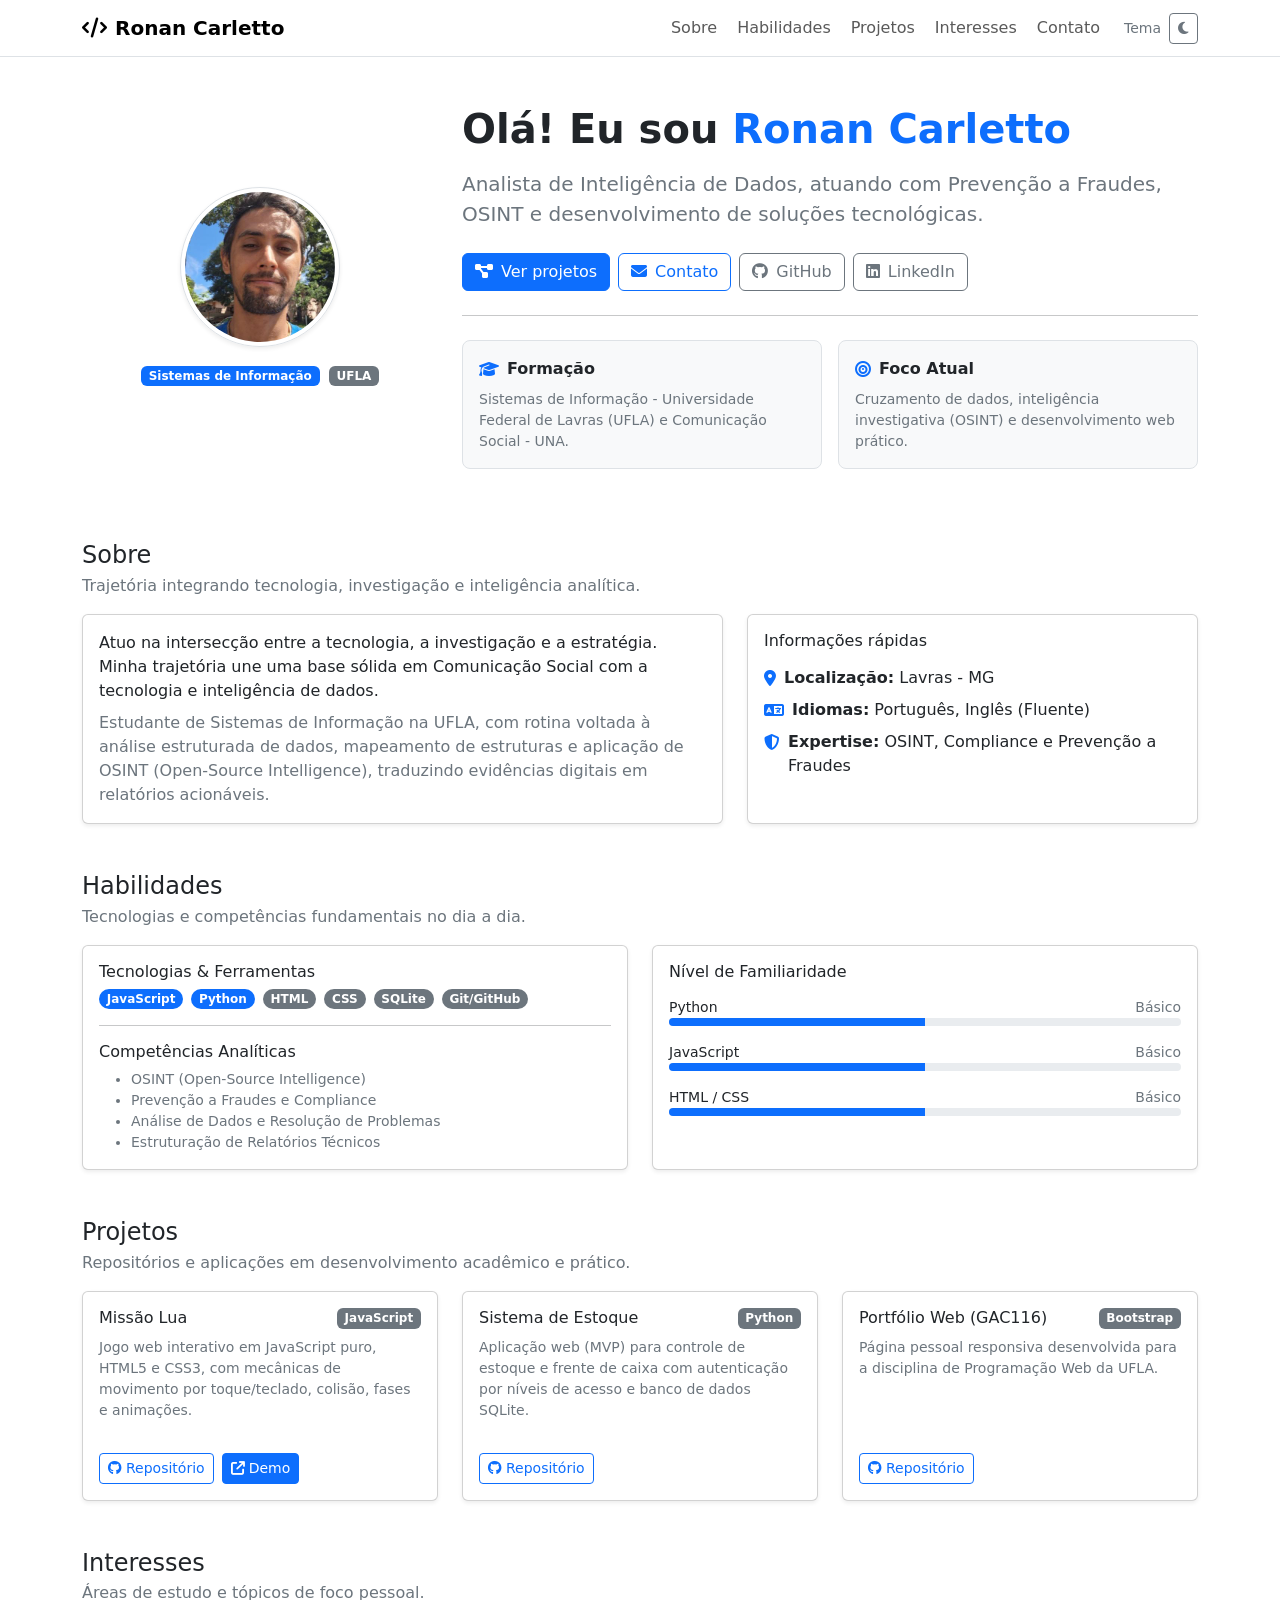
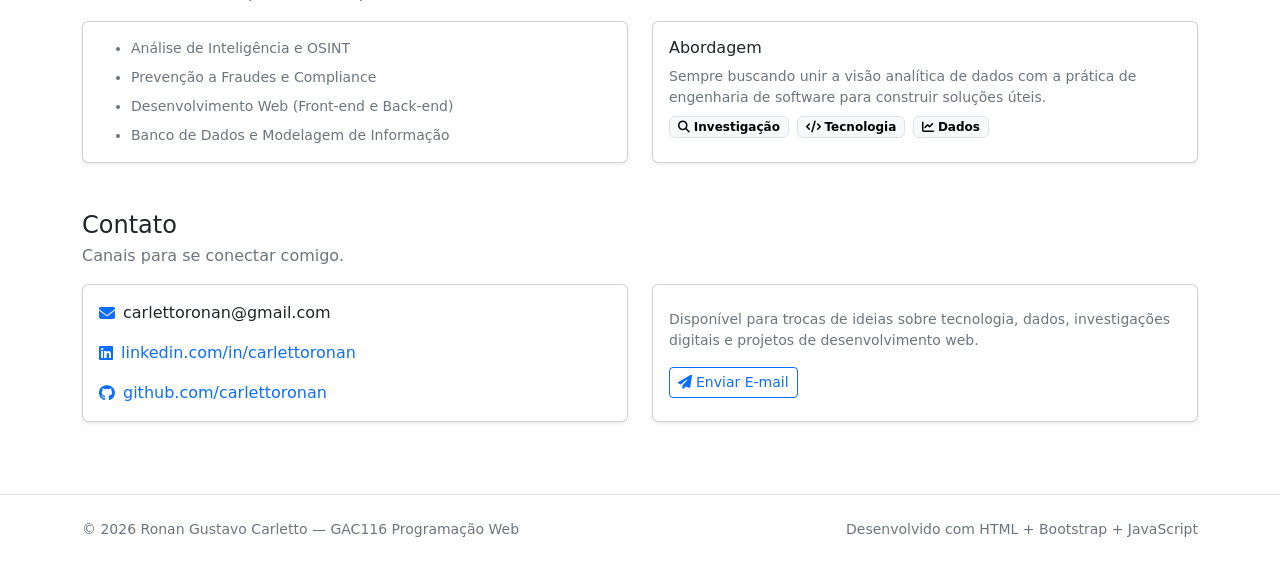
<file: bootstrap/index.html>
<!DOCTYPE html>
<html lang="pt-BR" data-bs-theme="light">

<head>
    <meta charset="utf-8">
    <meta name="viewport" content="width=device-width, initial-scale=1.0">
    <title>Ronan Carletto - Portfólio</title>

    <!-- Bootstrap 5 (CSS) -->
    <link href="https://cdn.jsdelivr.net/npm/bootstrap@5.3.3/dist/css/bootstrap.min.css" rel="stylesheet">

    <!-- Font Awesome (ícones) -->
    <link rel="stylesheet" href="https://cdnjs.cloudflare.com/ajax/libs/font-awesome/6.5.0/css/all.min.css">

    <!-- CSS do projeto (externo) -->
    <link rel="stylesheet" href="assets/css/styles.css">
</head>

<body class="bg-body">
    <!-- Navbar -->
    <nav class="navbar navbar-expand-lg border-bottom bg-body sticky-top">
        <div class="container">
            <a class="navbar-brand fw-semibold" href="#top">
                <i class="fa-solid fa-code me-2"></i>Ronan Carletto
            </a>
            <button class="navbar-toggler" type="button" data-bs-toggle="collapse" data-bs-target="#navContent">
                <span class="navbar-toggler-icon"></span>
            </button>
            <div class="collapse navbar-collapse" id="navContent">
                <ul class="navbar-nav ms-auto gap-lg-1">
                    <li class="nav-item"><a class="nav-link" href="#sobre">Sobre</a></li>
                    <li class="nav-item"><a class="nav-link" href="#habilidades">Habilidades</a></li>
                    <li class="nav-item"><a class="nav-link" href="#projetos">Projetos</a></li>
                    <li class="nav-item"><a class="nav-link" href="#interesses">Interesses</a></li>
                    <li class="nav-item"><a class="nav-link" href="#contato">Contato</a></li>
                </ul>
                <div class="ms-lg-3 d-flex align-items-center gap-2 py-2 py-lg-0">
                    <span class="small text-secondary d-none d-lg-inline">Tema</span>
                    <button id="themeToggle" class="btn btn-outline-secondary btn-sm" type="button">
                        <i class="fa-solid fa-moon"></i>
                    </button>
                </div>
            </div>
        </div>
    </nav>

    <!-- Header / Informações Básicas -->
    <header id="top" class="py-5">
        <div class="container">
            <div class="row align-items-center g-4">
                <div class="col-12 col-lg-4 text-center">
                    <img class="profile-img shadow-sm rounded-circle img-fluid border p-1" src="assets/img/foto.jpg"
                        alt="Foto de perfil" style="max-width: 220px;">
                    <div class="mt-3">
                        <span class="badge text-bg-primary me-1">Sistemas de Informação</span>
                        <span class="badge text-bg-secondary">UFLA</span>
                    </div>
                </div>
                <div class="col-12 col-lg-8">
                    <h1 class="display-6 fw-semibold mb-3">
                        Olá! Eu sou <span class="text-primary">Ronan Carletto</span>
                    </h1>
                    <p class="lead text-secondary mb-4">
                        Analista de Inteligência de Dados, atuando com Prevenção a Fraudes, OSINT e desenvolvimento de
                        soluções tecnológicas.
                    </p>
                    <div class="d-flex flex-wrap gap-2">
                        <a class="btn btn-primary" href="#projetos">
                            <i class="fa-solid fa-diagram-project me-2"></i>Ver projetos
                        </a>
                        <a class="btn btn-outline-primary" href="#contato">
                            <i class="fa-solid fa-envelope me-2"></i>Contato
                        </a>
                        <a class="btn btn-outline-secondary" href="https://github.com/carlettoronan" target="_blank"
                            rel="noreferrer">
                            <i class="fa-brands fa-github me-2"></i>GitHub
                        </a>
                        <a class="btn btn-outline-secondary" href="https://www.linkedin.com/in/carlettoronan"
                            target="_blank" rel="noreferrer">
                            <i class="fa-brands fa-linkedin me-2"></i>LinkedIn
                        </a>
                    </div>
                    <hr class="my-4">
                    <div class="row g-3">
                        <div class="col-12 col-md-6">
                            <div class="p-3 rounded-3 border bg-body-tertiary h-100">
                                <div class="d-flex align-items-center gap-2 mb-2">
                                    <i class="fa-solid fa-graduation-cap text-primary"></i>
                                    <strong>Formação</strong>
                                </div>
                                <p class="mb-0 text-secondary small">
                                    Sistemas de Informação - Universidade Federal de Lavras (UFLA) e Comunicação Social
                                    - UNA.
                                </p>
                            </div>
                        </div>
                        <div class="col-12 col-md-6">
                            <div class="p-3 rounded-3 border bg-body-tertiary h-100">
                                <div class="d-flex align-items-center gap-2 mb-2">
                                    <i class="fa-solid fa-bullseye text-primary"></i>
                                    <strong>Foco Atual</strong>
                                </div>
                                <p class="mb-0 text-secondary small">
                                    Cruzamento de dados, inteligência investigativa (OSINT) e desenvolvimento web
                                    prático.
                                </p>
                            </div>
                        </div>
                    </div>
                </div>
            </div>
        </div>
    </header>

    <main class="pb-5">
        <!-- Sobre -->
        <section id="sobre" class="py-4">
            <div class="container">
                <div class="mb-3">
                    <h2 class="h4 mb-1">Sobre</h2>
                    <p class="text-secondary mb-0">Trajetória integrando tecnologia, investigação e inteligência
                        analítica.</p>
                </div>
                <div class="row g-4">
                    <div class="col-12 col-lg-7">
                        <div class="card shadow-sm h-100">
                            <div class="card-body">
                                <p class="mb-2">
                                    Atuo na intersecção entre a tecnologia, a investigação e a estratégia. Minha
                                    trajetória une uma base sólida em Comunicação Social com a tecnologia e inteligência
                                    de dados.
                                </p>
                                <p class="mb-0 text-secondary">
                                    Estudante de Sistemas de Informação na UFLA, com rotina voltada à análise
                                    estruturada de dados, mapeamento de estruturas e aplicação de OSINT (Open-Source
                                    Intelligence), traduzindo evidências digitais em relatórios acionáveis.
                                </p>
                            </div>
                        </div>
                    </div>
                    <div class="col-12 col-lg-5">
                        <div class="card shadow-sm h-100">
                            <div class="card-body">
                                <h3 class="h6 mb-3">Informações rápidas</h3>
                                <ul class="list-unstyled mb-0">
                                    <li class="d-flex gap-2 mb-2">
                                        <i class="fa-solid fa-location-dot text-primary mt-1"></i>
                                        <div><strong>Localização:</strong> Lavras - MG</div>
                                    </li>
                                    <li class="d-flex gap-2 align-items-start mb-2">
                                        <i class="fa-solid fa-language mt-1 text-primary"></i>
                                        <div><strong>Idiomas:</strong> Português, Inglês (Fluente)</div>
                                    </li>
                                    <li class="d-flex gap-2">
                                        <i class="fa-solid fa-shield-halved text-primary mt-1"></i>
                                        <div><strong>Expertise:</strong> OSINT, Compliance e Prevenção a Fraudes</div>
                                    </li>
                                </ul>
                            </div>
                        </div>
                    </div>
                </div>
            </div>
        </section>

        <!-- Habilidades -->
        <section id="habilidades" class="py-4">
            <div class="container">
                <div class="section-title mb-3">
                    <h2 class="h4 mb-1">Habilidades</h2>
                    <p class="text-secondary mb-0">Tecnologias e competências fundamentais no dia a dia.</p>
                </div>
                <div class="row g-4">
                    <div class="col-12 col-lg-6">
                        <div class="card shadow-sm h-100">
                            <div class="card-body">
                                <h3 class="h6">Tecnologias & Ferramentas</h3>
                                <div class="d-flex flex-wrap gap-2 mb-3">
                                    <span class="badge rounded-pill text-bg-primary">JavaScript</span>
                                    <span class="badge rounded-pill text-bg-primary">Python</span>
                                    <span class="badge rounded-pill text-bg-secondary">HTML</span>
                                    <span class="badge rounded-pill text-bg-secondary">CSS</span>
                                    <span class="badge rounded-pill text-bg-secondary">SQLite</span>
                                    <span class="badge rounded-pill text-bg-secondary">Git/GitHub</span>
                                </div>
                                <hr>
                                <h3 class="h6">Competências Analíticas</h3>
                                <ul class="mb-0 small text-secondary">
                                    <li>OSINT (Open-Source Intelligence)</li>
                                    <li>Prevenção a Fraudes e Compliance</li>
                                    <li>Análise de Dados e Resolução de Problemas</li>
                                    <li>Estruturação de Relatórios Técnicos</li>
                                </ul>
                            </div>
                        </div>
                    </div>
                    <div class="col-12 col-lg-6">
                        <div class="card shadow-sm h-100">
                            <div class="card-body">
                                <h3 class="h6 mb-3">Nível de Familiaridade</h3>
                                <div class="mb-3">
                                    <div class="d-flex justify-content-between small">
                                        <span>Python</span><span class="text-secondary">Básico</span>
                                    </div>
                                    <div class="progress" role="progressbar" aria-valuenow="50" aria-valuemin="0"
                                        aria-valuemax="100" style="height: 8px;">
                                        <div class="progress-bar" style="width: 50%"></div>
                                    </div>
                                </div>
                                <div class="mb-3">
                                    <div class="d-flex justify-content-between small">
                                        <span>JavaScript</span><span class="text-secondary">Básico</span>
                                    </div>
                                    <div class="progress" role="progressbar" aria-valuenow="50" aria-valuemin="0"
                                        aria-valuemax="100" style="height: 8px;">
                                        <div class="progress-bar" style="width: 50%"></div>
                                    </div>
                                </div>
                                <div class="mb-0">
                                    <div class="d-flex justify-content-between small">
                                        <span>HTML / CSS</span><span class="text-secondary">Básico</span>
                                    </div>
                                    <div class="progress" role="progressbar" aria-valuenow="50" aria-valuemin="0"
                                        aria-valuemax="100" style="height: 8px;">
                                        <div class="progress-bar" style="width: 50%"></div>
                                    </div>
                                </div>
                            </div>
                        </div>
                    </div>
                </div>
            </div>
        </section>

        <!-- Projetos -->
        <section id="projetos" class="py-4">
            <div class="container">
                <div class="section-title mb-3">
                    <h2 class="h4 mb-1">Projetos</h2>
                    <p class="text-secondary mb-0">Repositórios e aplicações em desenvolvimento acadêmico e prático.</p>
                </div>
                <div class="row g-4">
                    <div class="col-12 col-md-6 col-lg-4">
                        <div class="card shadow-sm h-100">
                            <div class="card-body d-flex flex-column">
                                <div class="d-flex align-items-start justify-content-between gap-2 mb-2">
                                    <h3 class="h6 mb-0">Missão Lua</h3>
                                    <span class="badge text-bg-secondary">JavaScript</span>
                                </div>
                                <p class="text-secondary small">
                                    Jogo web interativo em JavaScript puro, HTML5 e CSS3, com mecânicas de movimento por
                                    toque/teclado, colisão, fases e animações.
                                </p>
                                <div class="mt-auto d-flex gap-2 pt-3">
                                    <a class="btn btn-sm btn-outline-primary"
                                        href="https://github.com/carlettoronan/rocket-game" target="_blank"
                                        rel="noreferrer">
                                        <i class="fa-brands fa-github me-1"></i>Repositório
                                    </a>
                                    <a class="btn btn-sm btn-primary"
                                        href="https://carlettoronan.github.io/rocket-game/" target="_blank"
                                        rel="noreferrer">
                                        <i class="fa-solid fa-arrow-up-right-from-square me-1"></i>Demo
                                    </a>
                                </div>
                            </div>
                        </div>
                    </div>
                    <div class="col-12 col-md-6 col-lg-4">
                        <div class="card shadow-sm h-100">
                            <div class="card-body d-flex flex-column">
                                <div class="d-flex align-items-start justify-content-between gap-2 mb-2">
                                    <h3 class="h6 mb-0">Sistema de Estoque</h3>
                                    <span class="badge text-bg-secondary">Python</span>
                                </div>
                                <p class="text-secondary small">
                                    Aplicação web (MVP) para controle de estoque e frente de caixa com autenticação por
                                    níveis de acesso e banco de dados SQLite.
                                </p>
                                <div class="mt-auto d-flex gap-2 pt-3">
                                    <a class="btn btn-sm btn-outline-primary"
                                        href="https://github.com/carlettoronan/sistema-estoque-eng-software"
                                        target="_blank" rel="noreferrer">
                                        <i class="fa-brands fa-github me-1"></i>Repositório
                                    </a>
                                </div>
                            </div>
                        </div>
                    </div>
                    <div class="col-12 col-md-6 col-lg-4">
                        <div class="card shadow-sm h-100">
                            <div class="card-body d-flex flex-column">
                                <div class="d-flex align-items-start justify-content-between gap-2 mb-2">
                                    <h3 class="h6 mb-0">Portfólio Web (GAC116)</h3>
                                    <span class="badge text-bg-secondary">Bootstrap</span>
                                </div>
                                <p class="text-secondary small">
                                    Página pessoal responsiva desenvolvida para a disciplina de Programação Web da UFLA.
                                </p>
                                <div class="mt-auto d-flex gap-2 pt-3">
                                    <a class="btn btn-sm btn-outline-primary"
                                        href="https://github.com/carlettoronan/pagina-pessoal" target="_blank"
                                        rel="noreferrer">
                                        <i class="fa-brands fa-github me-1"></i>Repositório
                                    </a>
                                </div>
                            </div>
                        </div>
                    </div>
                </div>
            </div>
        </section>

        <!-- Interesses -->
        <section id="interesses" class="py-4">
            <div class="container">
                <div class="section-title mb-3">
                    <h2 class="h4 mb-1">Interesses</h2>
                    <p class="text-secondary mb-0">Áreas de estudo e tópicos de foco pessoal.</p>
                </div>
                <div class="row g-4">
                    <div class="col-12 col-lg-6">
                        <div class="card shadow-sm h-100">
                            <div class="card-body">
                                <ul class="mb-0 small text-secondary">
                                    <li class="mb-2">Análise de Inteligência e OSINT</li>
                                    <li class="mb-2">Prevenção a Fraudes e Compliance</li>
                                    <li class="mb-2">Desenvolvimento Web (Front-end e Back-end)</li>
                                    <li>Banco de Dados e Modelagem de Informação</li>
                                </ul>
                            </div>
                        </div>
                    </div>
                    <div class="col-12 col-lg-6">
                        <div class="card shadow-sm h-100">
                            <div class="card-body">
                                <h3 class="h6">Abordagem</h3>
                                <p class="text-secondary small mb-2">
                                    Sempre buscando unir a visão analítica de dados com a prática de engenharia de
                                    software para construir soluções úteis.
                                </p>
                                <div class="d-flex flex-wrap gap-2">
                                    <span class="badge text-bg-light border"><i
                                            class="fa-solid fa-magnifying-glass me-1"></i>Investigação</span>
                                    <span class="badge text-bg-light border"><i
                                            class="fa-solid fa-code me-1"></i>Tecnologia</span>
                                    <span class="badge text-bg-light border"><i
                                            class="fa-solid fa-chart-line me-1"></i>Dados</span>
                                </div>
                            </div>
                        </div>
                    </div>
                </div>
            </div>
        </section>

        <!-- Contato -->
        <section id="contato" class="py-4">
            <div class="container">
                <div class="section-title mb-3">
                    <h2 class="h4 mb-1">Contato</h2>
                    <p class="text-secondary mb-0">Canais para se conectar comigo.</p>
                </div>
                <div class="row g-4">
                    <div class="col-12 col-lg-6">
                        <div class="card shadow-sm h-100">
                            <div class="card-body">
                                <ul class="list-unstyled mb-0">
                                    <li class="d-flex gap-2 align-items-center mb-3">
                                        <i class="fa-solid fa-envelope text-primary"></i>
                                        <span>carlettoronan@gmail.com</span>
                                    </li>
                                    <li class="d-flex gap-2 align-items-center mb-3">
                                        <i class="fa-brands fa-linkedin text-primary"></i>
                                        <a class="link-underline link-underline-opacity-0"
                                            href="https://www.linkedin.com/in/carlettoronan" target="_blank"
                                            rel="noreferrer">
                                            linkedin.com/in/carlettoronan
                                        </a>
                                    </li>
                                    <li class="d-flex gap-2 align-items-center">
                                        <i class="fa-brands fa-github text-primary"></i>
                                        <a class="link-underline link-underline-opacity-0"
                                            href="https://github.com/carlettoronan" target="_blank" rel="noreferrer">
                                            github.com/carlettoronan
                                        </a>
                                    </li>
                                </ul>
                            </div>
                        </div>
                    </div>
                    <div class="col-12 col-lg-6">
                        <div class="card shadow-sm h-100">
                            <div class="card-body d-flex flex-column justify-content-center">
                                <p class="text-secondary small mb-3">
                                    Disponível para trocas de ideias sobre tecnologia, dados, investigações digitais e
                                    projetos de desenvolvimento web.
                                </p>
                                <a href="mailto:carlettoronan@gmail.com"
                                    class="btn btn-outline-primary btn-sm align-self-start">
                                    <i class="fa-solid fa-paper-plane me-1"></i>Enviar E-mail
                                </a>
                            </div>
                        </div>
                    </div>
                </div>
            </div>
        </section>
    </main>

    <!-- Rodapé da Página -->
    <footer class="border-top py-4">
        <div class="container d-flex flex-column flex-md-row justify-content-between gap-2">
            <small class="text-secondary">&copy; <span id="year"></span> Ronan Gustavo Carletto — GAC116 Programação
                Web</small>
            <small class="text-secondary">Desenvolvido com HTML + Bootstrap + JavaScript</small>
        </div>
    </footer>

    <!-- Bootstrap JS -->
    <script src="https://cdn.jsdelivr.net/npm/bootstrap@5.3.3/dist/js/bootstrap.bundle.min.js"></script>

    <!-- JS do projeto para Tema Escuro/Claro -->
    <script>
        document.getElementById('year').textContent = new Date().getFullYear();

        const themeToggle = document.getElementById('themeToggle');
        const htmlElement = document.documentElement;
        const themeIcon = themeToggle.querySelector('i');

        themeToggle.addEventListener('click', () => {
            const currentTheme = htmlElement.getAttribute('data-bs-theme');
            if (currentTheme === 'light') {
                htmlElement.setAttribute('data-bs-theme', 'dark');
                themeIcon.classList.replace('fa-moon', 'fa-sun');
            } else {
                htmlElement.setAttribute('data-bs-theme', 'light');
                themeIcon.classList.replace('fa-sun', 'fa-moon');
            }
        });
    </script>
</body>

</html>
</file>
<file: bootstrap/assets/css/styles.css>
/* Ajusta tamanho da imagem de perfil */
.profile-img {
    width: 160px;
    height: 160px;
    border-radius: 999px;
    border: 4px solid rgba(255, 255, 255, 0.7);
}

/* Melhorar espaçamento do âncora/título (por causa da navbar fixa) */
section {
    scroll-margin-top: 90px;
}
</file>
